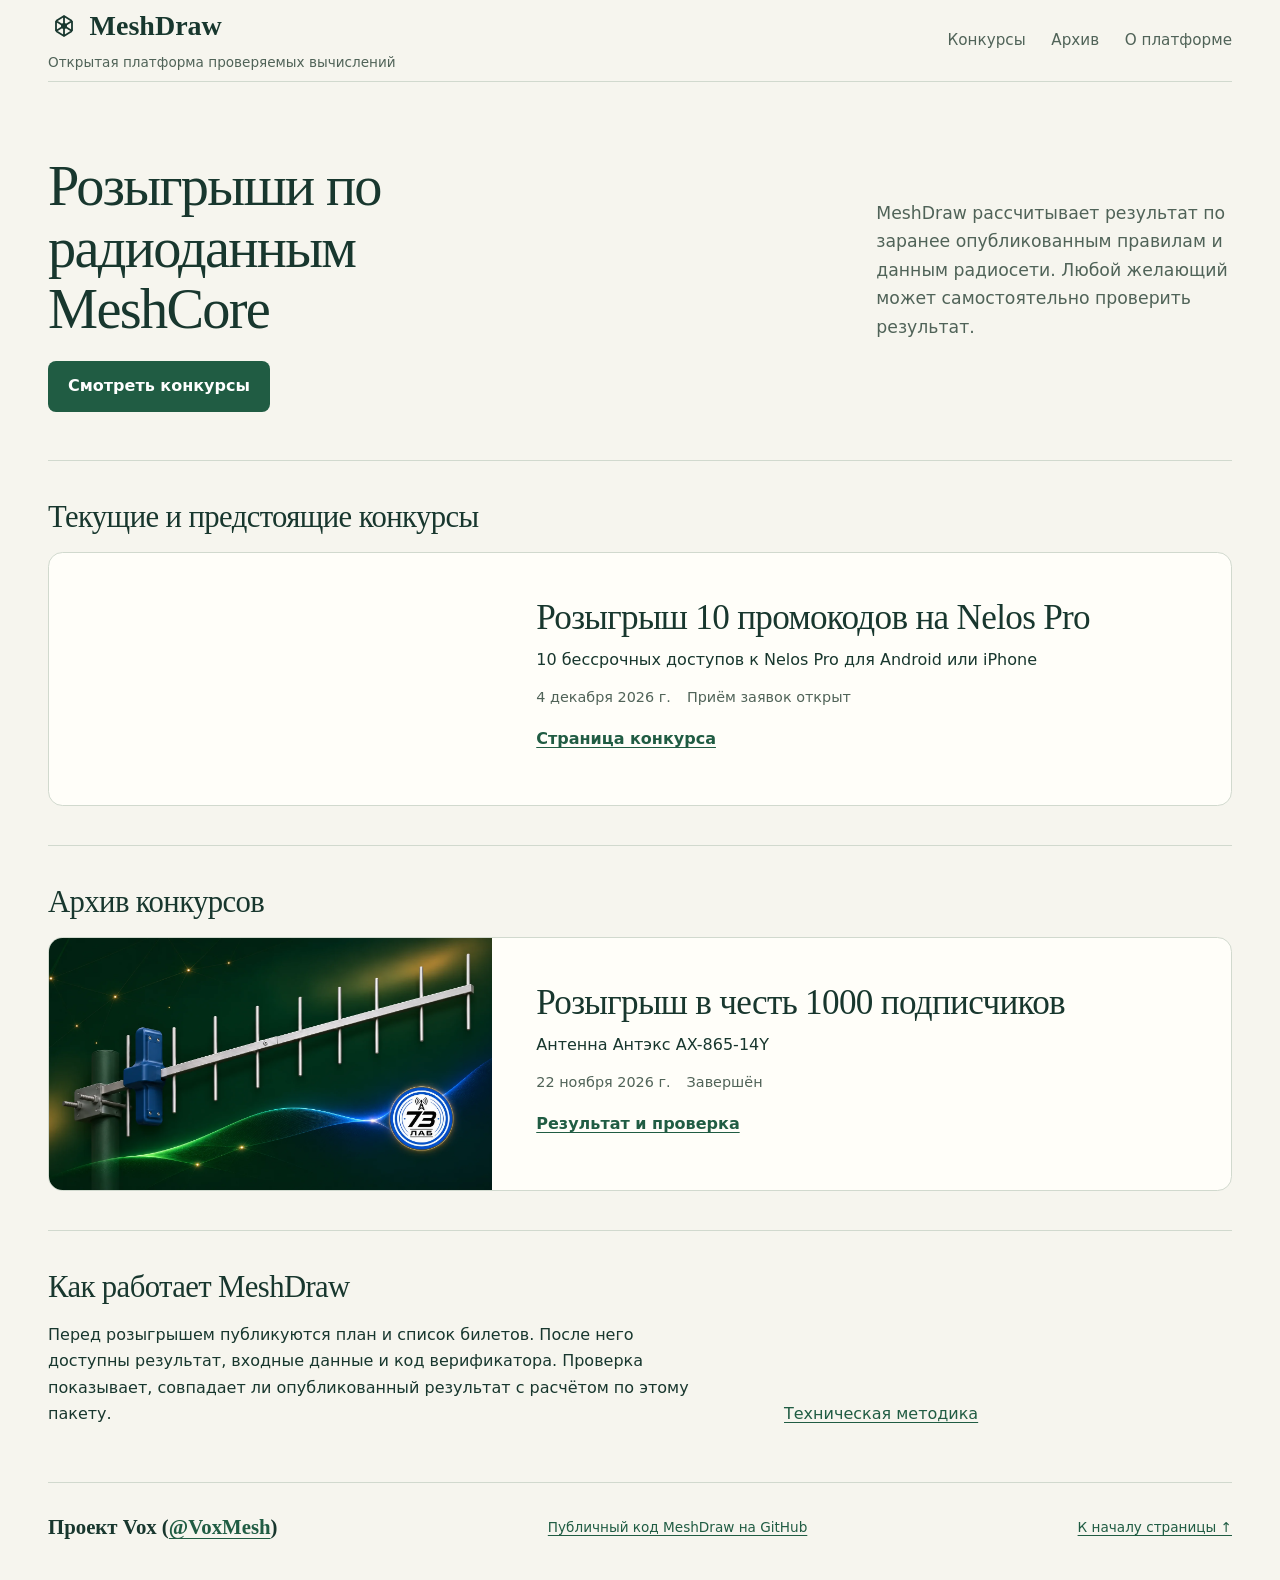
<file: docs/index.html>
<!doctype html>
<html lang="ru">
<head>
  <meta charset="utf-8">
  <meta name="viewport" content="width=device-width,initial-scale=1">
  <meta http-equiv="Content-Security-Policy" content="default-src 'none'; script-src 'self'; style-src 'self'; connect-src 'self'; img-src 'self'; base-uri 'none'; form-action 'none'; object-src 'none'">
  <meta name="referrer" content="no-referrer">
  <meta name="description" content="Конкурсы MeshDraw и архив результатов, которые можно проверить по данным радиосети MeshCore.">
  <title>MeshDraw — конкурсы по радиоданным MeshCore</title>
  <link rel="stylesheet" href="./style.css">
  <link rel="stylesheet" href="./home.css">
  <script type="module" src="./home.mjs"></script>
</head>
<body>
  <a class="skip-link" href="#main">К содержанию</a>
  <header class="site-header shell">
    <div class="site-brand">
      <a class="brand" href="./" aria-label="MeshDraw — главная">
        <svg viewBox="0 0 32 32" width="32" height="32" fill="none" stroke="currentColor" stroke-width="1.8" aria-hidden="true"><path d="M16 6v20M8 11l8-5 8 5M8 21l8 5 8-5M8 11v10m16-10v10M8 11l16 10M24 11 8 21"/><circle cx="16" cy="16" r="3" fill="currentColor" stroke="none"/></svg>
        <span>Mesh<wbr>Draw</span>
      </a>
      <p class="brand-subtitle">Открытая платформа проверяемых вычислений</p>
    </div>
    <nav aria-label="По странице">
      <a href="#contests">Конкурсы</a>
      <a href="#archive">Архив</a>
      <a href="#about">О платформе</a>
    </nav>
  </header>
  <main id="main" class="shell home" tabindex="-1">
    <section class="home-intro" aria-labelledby="home-title">
      <h1 id="home-title">Розыгрыши по радиоданным MeshCore</h1>
      <p>MeshDraw рассчитывает результат по заранее опубликованным правилам и данным радиосети. Любой желающий может самостоятельно проверить результат.</p>
      <a class="home-cta" id="home-cta" href="#archive">Смотреть архив</a>
    </section>
    <section class="home-section" id="contests" aria-labelledby="current-heading">
      <h2 id="current-heading">Текущие и предстоящие конкурсы</h2>
      <p id="current-empty" hidden>Новые конкурсы появятся здесь после анонса.</p>
      <p id="catalog-feedback" class="muted" role="status" hidden></p>
      <ul id="current-contests" class="home-contest-list" hidden></ul>
      <noscript><p class="muted">Включите JavaScript, чтобы увидеть текущие конкурсы.</p></noscript>
    </section>
    <section class="home-section" id="archive" aria-labelledby="home-archive-heading">
      <h2 id="home-archive-heading">Архив конкурсов</h2>
      <ul id="archived-contests" class="home-contest-list">
        <li>
          <article class="home-contest home-contest--illustrated">
            <img class="home-contest-image" src="./contests/2026-11-22/assets/ax-865-14y.webp" width="1672" height="941"
                 alt="Антенна Яги Антэкс AX-865-14Y на опоре" decoding="async">
            <div class="home-contest-content">
              <h3>Розыгрыш в честь 1000 подписчиков</h3>
              <p>Антенна Антэкс AX-865-14Y</p>
              <p class="home-contest-meta"><time datetime="2026-11-22">22 ноября 2026 г.</time><span>Завершён</span></p>
              <a class="home-contest-link" href="./contests/2026-11-22/">Результат и проверка</a>
            </div>
          </article>
        </li>
      </ul>
      <details id="older-archive" hidden>
        <summary>Другие завершённые конкурсы</summary>
        <ul id="older-contests" class="home-contest-list"></ul>
      </details>
      <noscript><p id="verification"><a href="./contests/2026-11-22/#verification">Проверить результат первого конкурса</a></p></noscript>
    </section>
    <section class="home-section home-about" id="about" aria-labelledby="about-heading">
      <div>
        <h2 id="about-heading">Как работает MeshDraw</h2>
        <p>Перед розыгрышем публикуются план и список билетов. После него доступны результат, входные данные и код верификатора. Проверка показывает, совпадает ли опубликованный результат с расчётом по этому пакету.</p>
      </div>
      <p><a href="https://github.com/VoxMesh/MeshDraw#методика" rel="noreferrer">Техническая методика</a></p>
    </section>
  </main>
  <footer class="site-footer shell">
    <span class="footer-brand">Проект Vox (<a href="https://github.com/VoxMesh" rel="noreferrer">@VoxMesh</a>)</span>
    <a href="https://github.com/VoxMesh/MeshDraw" rel="noreferrer">Публичный код MeshDraw на GitHub</a>
    <a href="#main">К началу страницы ↑</a>
  </footer>
  <template id="contest-entry">
    <li>
      <article class="home-contest">
        <div class="home-contest-content">
          <h3></h3>
          <p class="home-contest-prize"></p>
          <p class="home-contest-meta"><time></time><span></span></p>
          <a class="home-contest-link"></a>
        </div>
      </article>
    </li>
  </template>
</body>
</html>
</file>
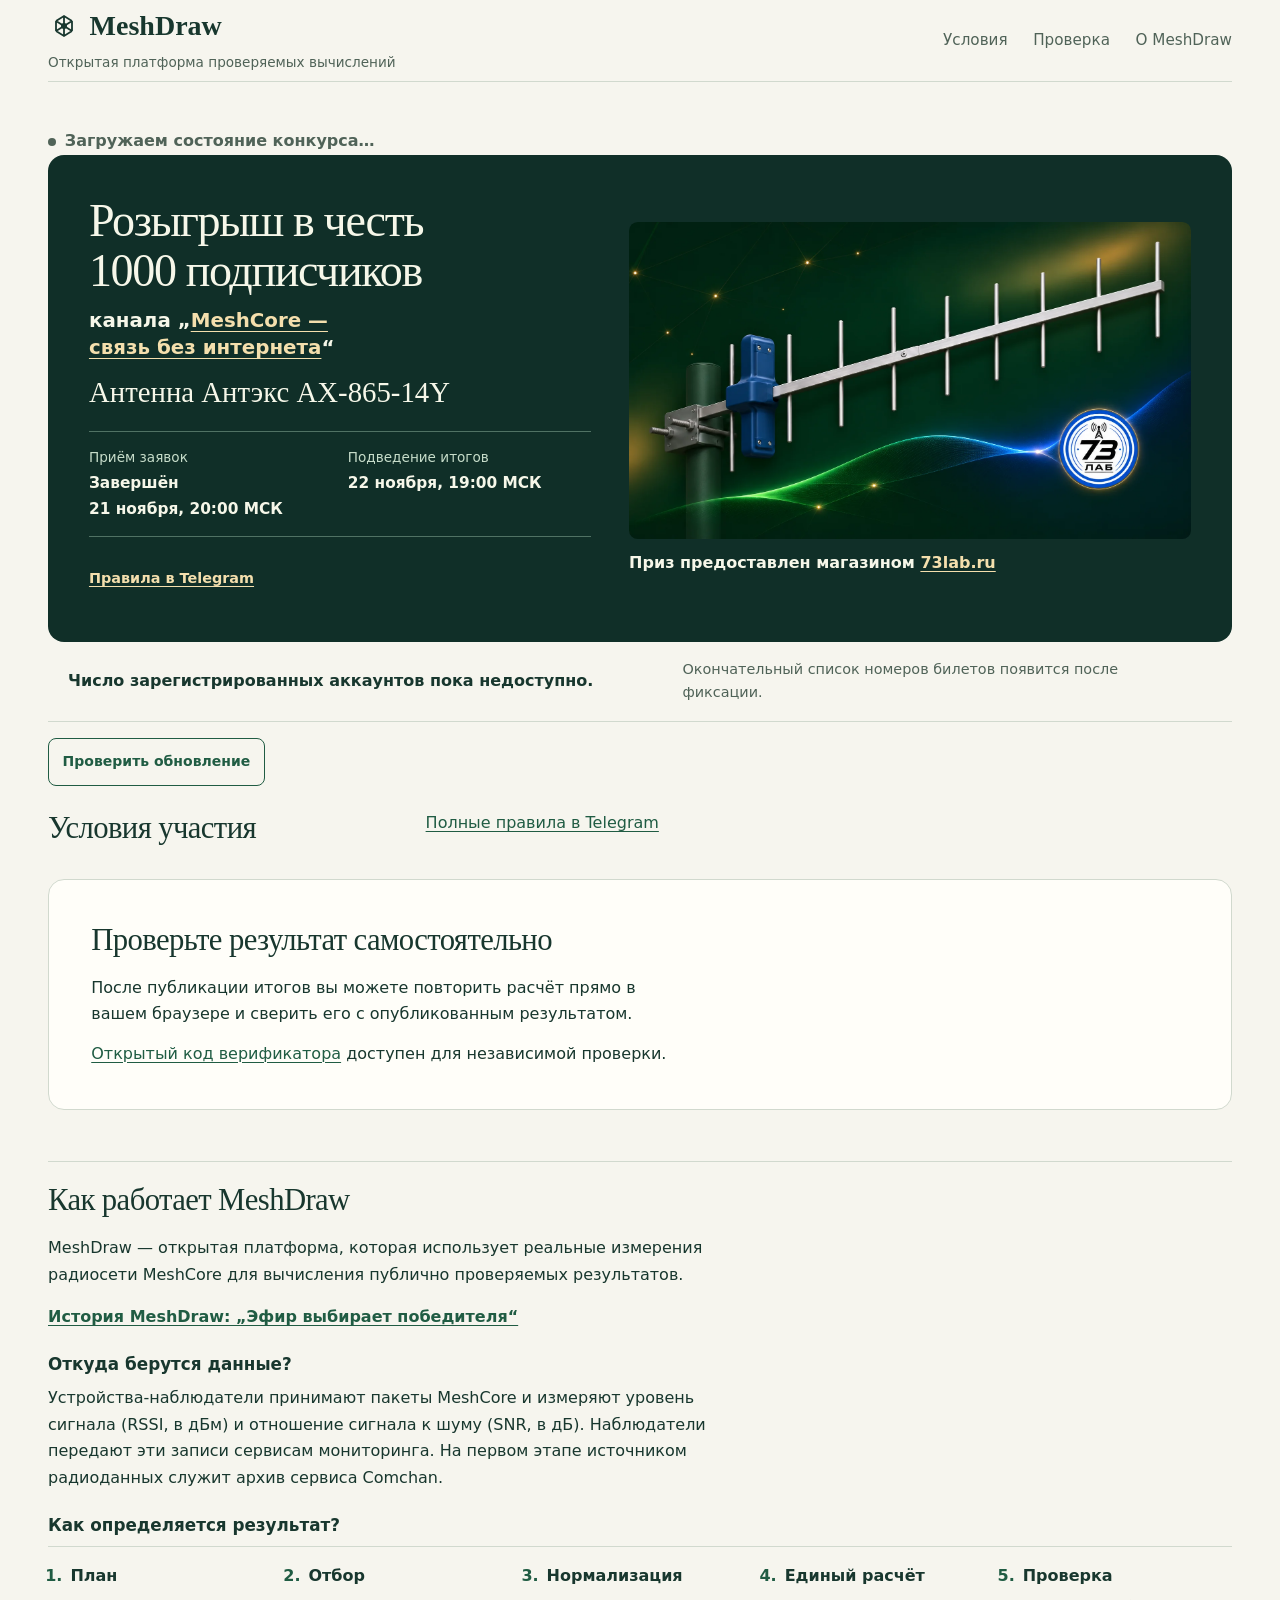
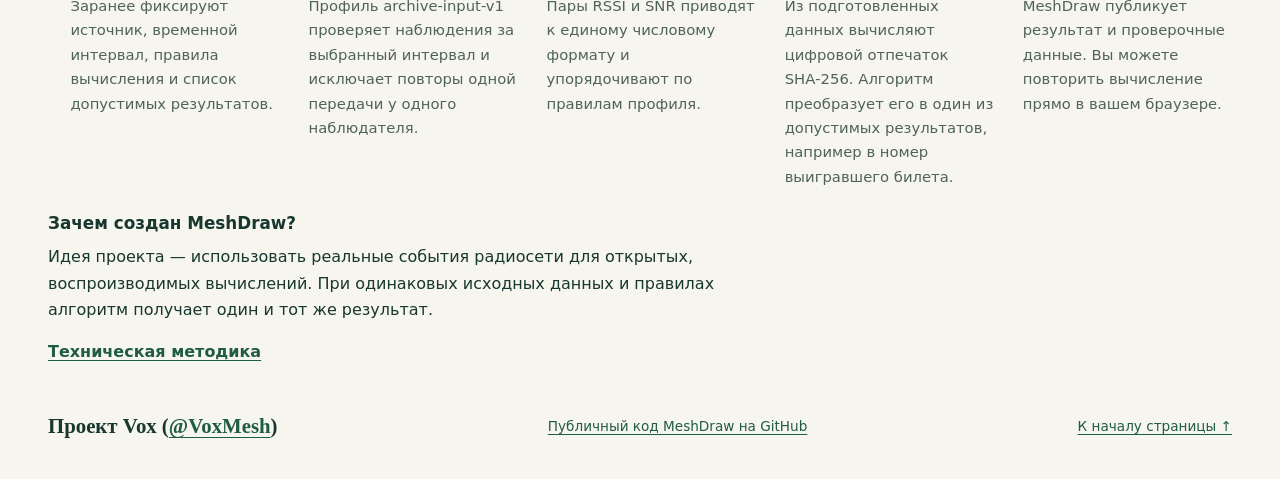
<file: docs/contests/2026-11-22/index.html>
<!doctype html>
<html lang="ru">
<head>
  <meta charset="utf-8">
  <meta name="meshdraw-ui-contract" content="meshdraw-web-v3">
  <meta name="meshdraw-announcement" content="announcement.json">
  <meta name="viewport" content="width=device-width,initial-scale=1">
  <meta http-equiv="Content-Security-Policy" content="default-src 'none'; script-src 'self'; style-src 'self'; connect-src 'self'; img-src 'self'; base-uri 'none'; form-action 'none'; object-src 'none'">
  <meta name="referrer" content="no-referrer">
  <meta name="description" content="MeshDraw — открытая платформа проверяемых вычислений по радиоданным сети MeshCore.">
  <title>MeshDraw</title>
  <link rel="stylesheet" href="./style.css">
  <link rel="stylesheet" href="./show-v2.css">
  <script type="module" src="./show-v2.mjs"></script>
</head>
<body>
  <a class="skip-link" href="#main">К содержанию</a>
  <header class="site-header shell">
    <div class="site-brand">
      <a class="brand" href="#main" aria-label="MeshDraw — к началу страницы">
        <svg viewBox="0 0 32 32" width="32" height="32" fill="none" stroke="currentColor" stroke-width="1.8" aria-hidden="true"><path d="M16 6v20M8 11l8-5 8 5M8 21l8 5 8-5M8 11v10m16-10v10M8 11l16 10M24 11 8 21"/><circle cx="16" cy="16" r="3" fill="currentColor" stroke="none"/></svg>
        <span>Mesh<wbr>Draw</span>
      </a>
      <p class="brand-subtitle">Открытая платформа проверяемых вычислений</p>
    </div>
    <nav aria-label="По странице"><a id="rules-link" href="#rules-section" hidden>Условия</a><a id="tickets-link" href="#tickets-section" hidden>Билеты</a><a href="#verification">Проверка</a><a href="#method">О MeshDraw</a></nav>
  </header>
  <main id="main" class="shell" tabindex="-1" aria-busy="true">
    <p id="state-feedback" class="status" role="status" data-tone="loading">Загружаем состояние конкурса…</p>
    <p id="synthetic-banner" class="synthetic" hidden><strong>Демонстрация MeshDraw.</strong> Счётчик, билеты и результат учебные (SYNTHETIC).</p>
    <section id="prelaunch" class="prelaunch" aria-labelledby="prelaunch-heading" hidden>
      <h1 id="prelaunch-heading">
        <span id="announcement-title">Конкурс MeshDraw</span>
        <span id="announcement-title-channel-line" class="announcement-title-channel" hidden>канала „<a id="announcement-title-channel" rel="noreferrer"></a>“</span>
      </h1>
      <p id="prelaunch-summary">Сведения о конкурсе пока недоступны.</p>
      <div class="announcement-hero" id="announcement-content" data-registration-closed="true" hidden>
        <div id="announcement-copy" class="announcement-copy">
          <p class="status announcement-status" id="announcement-status" role="status"></p>
          <p class="announcement-prize"><strong id="announcement-prize-title"></strong></p>
          <dl class="announcement-dates">
            <div>
              <dt>Приём заявок</dt>
              <dd><strong>Завершён</strong><time id="announcement-cutoff"></time></dd>
            </div>
            <div>
              <dt>Подведение итогов</dt>
              <dd><time id="announcement-ceremony"></time></dd>
            </div>
          </dl>
          <p id="announcement-preparation" class="announcement-preparation" role="status" hidden>Идёт проверка заявок и подготовка списка билетов</p>
          <div id="announcement-clock" class="announcement-clock" hidden>
            <p id="announcement-clock-label" class="announcement-clock-label" role="status"></p>
            <p id="announcement-countdown" class="announcement-countdown" role="timer" aria-live="off" aria-labelledby="announcement-clock-label" aria-describedby="announcement-clock-note" hidden></p>
            <p id="announcement-clock-note" class="announcement-clock-note">По часам вашего устройства.</p>
          </div>
          <div class="announcement-actions">
            <a class="announcement-cta" id="announcement-cta" rel="noreferrer" hidden></a>
            <a id="announcement-rules-link" rel="noreferrer"></a>
          </div>
        </div>
        <div class="announcement-media">
          <img id="announcement-prize-image" class="announcement-prize-image" alt="" decoding="async" hidden>
          <p class="announcement-sponsor"><span id="announcement-sponsor"></span> <a id="announcement-sponsor-link" href="https://73lab.ru/" rel="noreferrer">73lab.ru</a></p>
        </div>
      </div>
      <div id="announcement-registration" class="announcement-registration" hidden>
        <div>
          <p id="announcement-meta" data-preliminary-count="102" data-preliminary-at="2026-11-21T19:17:56Z">Официальный снимок регистрации пока недоступен.</p>
          <p id="announcement-updated" class="muted" hidden>Обновлено <time id="announcement-snapshot"></time></p>
          <p id="announcement-stale" class="muted" hidden>После этого снимка число заявок могло измениться.</p>
        </div>
        <p id="announcement-list-note" class="muted">Окончательный список номеров билетов появится после фиксации.</p>
      </div>
    </section>
    <div class="refresh-line">
      <button id="refresh-state" class="refresh-button" type="button">Проверить обновление</button>
      <p id="refresh-feedback" class="refresh-feedback" role="status"></p>
    </div>
    <p id="show-announcement" class="show-sr" role="status" aria-atomic="true"></p>
    <div id="contest-view" hidden>
      <div class="show-heading">
        <h1 id="contest-title">Конкурс MeshDraw</h1>
        <p id="contest-state" class="status" role="status" data-tone="loading">Загружаем конкурс…</p>
      </div>
      <section id="show-stage" class="show-stage" aria-labelledby="result-heading" hidden>
        <div class="show-display">
          <h2 id="result-heading">Розыгрыш MeshDraw</h2>
          <p class="show-admitted"><span id="show-count-label">Допущено билетов</span> <strong id="show-ticket-count">—</strong></p>
          <p id="show-updated" class="show-updated"></p>
          <p id="show-list-note" class="show-clock-note" hidden>Окончательный список номеров билетов появится после фиксации.</p>
          <p id="show-stale" class="show-clock-note" hidden>Данные могут быть устаревшими.</p>
          <p id="show-clock-label" class="show-clock-label" hidden>До запланированного подведения итогов</p>
          <p id="show-countdown" class="show-countdown" role="timer" aria-live="off" hidden></p>
          <p id="show-clock-note" class="show-clock-note" role="status"></p>
          <div id="show-result" class="show-result">
            <p id="show-mask" class="show-mask" hidden>Билет № ****</p>
            <p id="winner-label" class="winner-label" hidden>Билет победителя</p>
            <p id="saved-result" class="winner" tabindex="-1" hidden></p>
            <p id="result-note" class="result-note">Победивший билет появится после проверки опубликованного пакета.</p>
            <details id="reserve-order" hidden>
              <summary class="show-link">Очередь резервных билетов</summary>
              <ol id="reserve-list"></ol>
            </details>
          </div>
          <div id="reveal-controls" class="reveal-controls" hidden>
            <button id="pause-reveal" type="button">Пауза</button>
            <button id="skip-reveal" type="button">Пропустить анимацию</button>
          </div>
          <div class="show-links">
            <a class="show-link" href="#verification">Проверить расчёт <span aria-hidden="true">↓</span></a>
            <a id="show-plan-link" class="show-link" href="#archive-section">План и хеш</a>
          </div>
        </div>
        <div class="show-network">
          <figure>
          <svg class="show-network-svg" viewBox="0 0 460 270" width="460" height="270" fill="none" aria-hidden="true">
            <path class="show-network-guide" d="M12 40h436M12 92h436M12 144h436M12 196h436M12 248h436M48 16v244m72-244v244m72-244v244m72-244v244m72-244v244m72-244v244"/>
            <path class="show-network-links" d="M47 194l68-89 68 116m-68-116 97 45-29 71m-68-116 91-64 6 109 88-58-94-51m6 109 118 75-30-133 111 45-81 88m-30-133 99-58 12 103"/>
            <path class="show-network-signal" d="M47 194l68-89 97 45 88-58 111 45"/>
            <g class="show-network-waves"><circle cx="212" cy="150" r="34"/><circle cx="212" cy="150" r="61"/><circle cx="212" cy="150" r="92"/></g>
            <g class="show-network-nodes">
              <circle cx="47" cy="194" r="4"/><circle cx="115" cy="105" r="5"/><circle cx="183" cy="221" r="4"/>
              <circle cx="206" cy="41" r="4"/><circle cx="212" cy="150" r="8"/><circle cx="300" cy="92" r="5"/>
              <circle cx="330" cy="225" r="4"/><circle cx="399" cy="34" r="4"/><circle cx="411" cy="137" r="5"/>
            </g>
          </svg>
          </figure>
          <div id="show-rf" class="show-rf" hidden>
            <p id="show-rf-summary"></p>
            <svg viewBox="0 0 240 48" width="240" height="48" fill="none" aria-hidden="true">
              <path d="M0 12h240M0 36h240" class="show-network-guide"/>
              <polyline id="show-rf-trace" class="show-network-signal" pathLength="1" stroke-dasharray="1"/>
            </svg>
            <p id="show-rf-caption"></p>
          </div>
        </div>
      </section>

      <div class="contest-content">
        <section id="rules-section" class="rules-section" aria-labelledby="rules-heading">
          <h2 id="rules-heading">Условия участия</h2>
          <p id="prize" class="prize" hidden></p>
          <p id="rules" class="rules">Условия пока не загружены.</p>
          <dl class="dates">
            <div><dt>Начало приёма</dt><dd id="opens-at">—</dd></div>
            <div><dt>Приём до <span class="muted">(не включая границу)</span></dt><dd id="cutoff-at">—</dd></div>
          </dl>
        </section>
        <section id="tickets-section" class="tickets-section" aria-labelledby="tickets-heading" hidden>
          <h2 id="tickets-heading">Зафиксированные билеты <span id="ticket-count" class="ticket-count"></span></h2>
          <details id="ticket-details"><summary>Посмотреть номера билетов</summary><ul id="tickets" class="tickets" tabindex="0" aria-label="Опубликованные номера билетов"></ul></details>
        </section>
        <section id="archive-section" hidden aria-labelledby="archive-heading">
          <h2 id="archive-heading">План розыгрыша</h2>
          <dl class="archive-plan">
            <div><dt>Запланированное чтение источника</dt><dd id="archive-read-at">—</dd></div>
            <div><dt>Архивный интервал</dt><dd id="archive-window">—</dd></div>
            <div><dt>Контрольная сумма плана (SHA-256)</dt><dd><code id="plan-hash">—</code></dd></div>
          </dl>
        </section>
      </div>
    </div>
    <section id="announcement-rules" class="announcement-rules" aria-labelledby="announcement-rules-title" hidden>
      <h2 id="announcement-rules-title">Условия участия</h2>
      <div>
        <p><a id="announcement-full-rules" rel="noreferrer"></a></p>
      </div>
    </section>
    <section id="verification" class="verification" aria-labelledby="verification-heading">
      <div class="verification-intro">
        <h2 id="verification-heading">Проверьте результат самостоятельно</h2>
        <p id="verification-note">После публикации итогов вы можете повторить расчёт прямо в вашем браузере и сверить его с опубликованным результатом.</p>
        <p><a id="verification-source" href="https://github.com/VoxMesh/meshdraw" rel="noreferrer">Открытый код верификатора</a> доступен для независимой проверки.</p>
      </div>
      <div id="verification-action" class="verification-action" hidden>
        <button id="recalculate" type="button" disabled hidden aria-describedby="verification-note">Пересчитать в браузере</button>
        <p id="verification-links" hidden><a id="download-verification" download="verification.json">Скачать данные для проверки</a></p>
        <p id="verification-status" class="verification-status" role="status" aria-live="polite" aria-atomic="true">Проверка ещё не выполнена.</p>
      </div>
      <details id="calculation-details" class="technical-details" hidden>
        <summary>Технические подробности</summary>
        <div class="technical-body">
          <p class="muted">Профиль archive-input-v1 задаёт отбор наблюдений из снимка архива Comchan. После исключения повторов и нормализации RSSI и SNR вычисляются SHA-256 и индекс в зафиксированном списке билетов.</p>
          <p id="steps-note" class="muted">После пересчёта здесь появятся выбранные записи, RF-байты, хеш и индекс билета.</p>
          <pre id="calculation-output" hidden tabindex="0" aria-label="Шаги и значения пересчёта"></pre>
          <div class="downloads">
            <p><a href="./result.json" download>Скачать состояние конкурса (JSON)</a></p>
          </div>
        </div>
      </details>
    </section>
    <section id="method" class="method" aria-labelledby="method-heading">
      <h2 id="method-heading">Как работает MeshDraw</h2>
      <p class="method-intro">MeshDraw — открытая платформа, которая использует реальные измерения радиосети MeshCore для вычисления публично проверяемых результатов.</p>
      <p class="method-link"><a href="https://t.me/MeshCore_offline_network/201" rel="noreferrer">История MeshDraw: „Эфир выбирает победителя“</a></p>
      <h3>Откуда берутся данные?</h3>
      <p class="method-intro">Устройства-наблюдатели принимают пакеты MeshCore и измеряют уровень сигнала (RSSI, в дБм) и отношение сигнала к шуму (SNR, в дБ). Наблюдатели передают эти записи сервисам мониторинга. На первом этапе источником радиоданных служит архив сервиса Comchan.</p>
      <h3>Как определяется результат?</h3>
      <ol class="method-steps">
        <li><strong>План</strong><p>Заранее фиксируют источник, временной интервал, правила вычисления и список допустимых результатов.</p></li>
        <li><strong>Отбор</strong><p>Профиль archive-input-v1 проверяет наблюдения за выбранный интервал и исключает повторы одной передачи у одного наблюдателя.</p></li>
        <li><strong>Нормализация</strong><p>Пары RSSI и SNR приводят к единому числовому формату и упорядочивают по правилам профиля.</p></li>
        <li><strong>Единый расчёт</strong><p>Из подготовленных данных вычисляют цифровой отпечаток SHA‑256. Алгоритм преобразует его в один из допустимых результатов, например в номер выигравшего билета.</p></li>
        <li><strong>Проверка</strong><p>MeshDraw публикует результат и проверочные данные. Вы можете повторить вычисление прямо в вашем браузере.</p></li>
      </ol>
      <h3>Зачем создан MeshDraw?</h3>
      <p class="method-intro">Идея проекта — использовать реальные события радиосети для открытых, воспроизводимых вычислений. При одинаковых исходных данных и правилах алгоритм получает один и тот же результат.</p>
      <p class="method-link"><a id="method-docs" href="https://github.com/VoxMesh/meshdraw#методика" rel="noreferrer">Техническая методика</a></p>
    </section>
    <noscript><p class="error">Включите JavaScript, чтобы увидеть состояние конкурса и воспользоваться пересчётом.</p></noscript>
  </main>
  <footer class="site-footer shell"><span class="footer-brand">Проект Vox (<a href="https://github.com/VoxMesh" rel="noreferrer">@VoxMesh</a>)</span><a href="https://github.com/VoxMesh/meshdraw" rel="noreferrer">Публичный код MeshDraw на GitHub</a><a href="#main">К началу страницы ↑</a></footer>
</body>
</html>
</file>
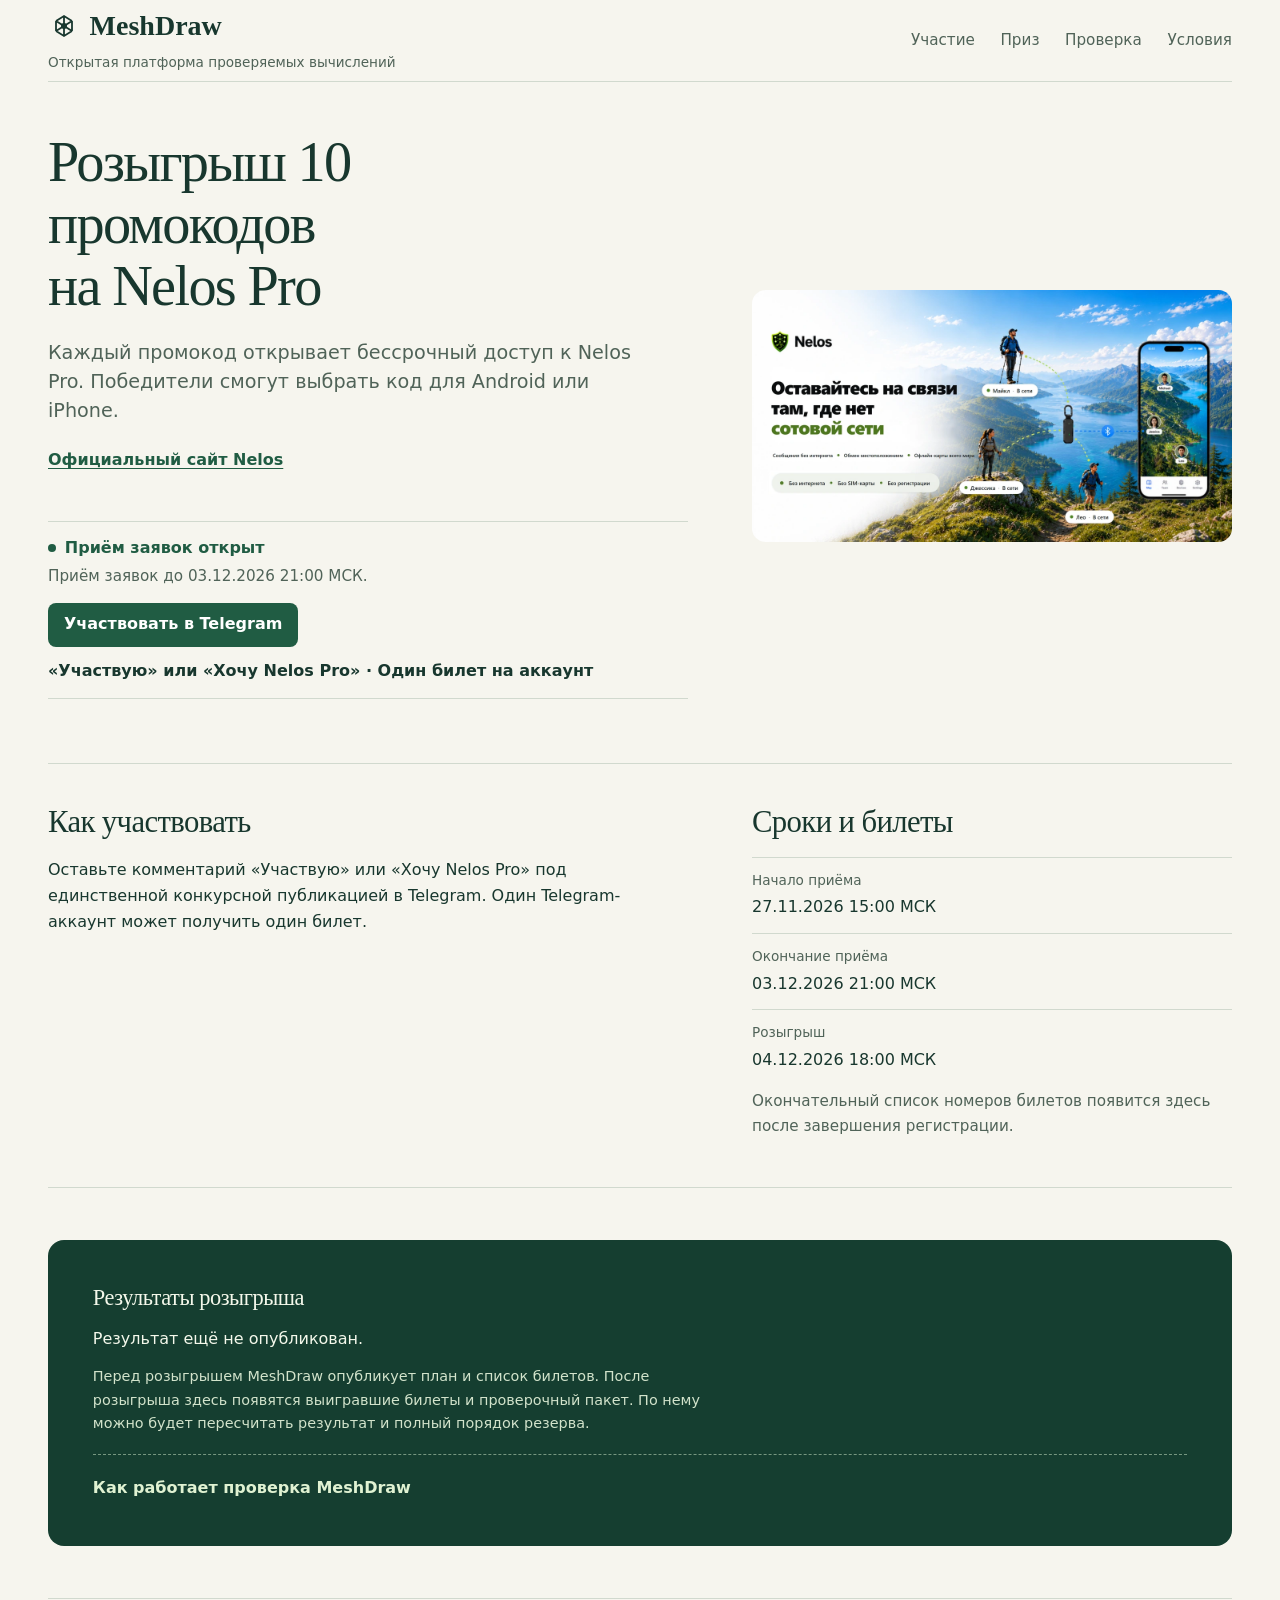
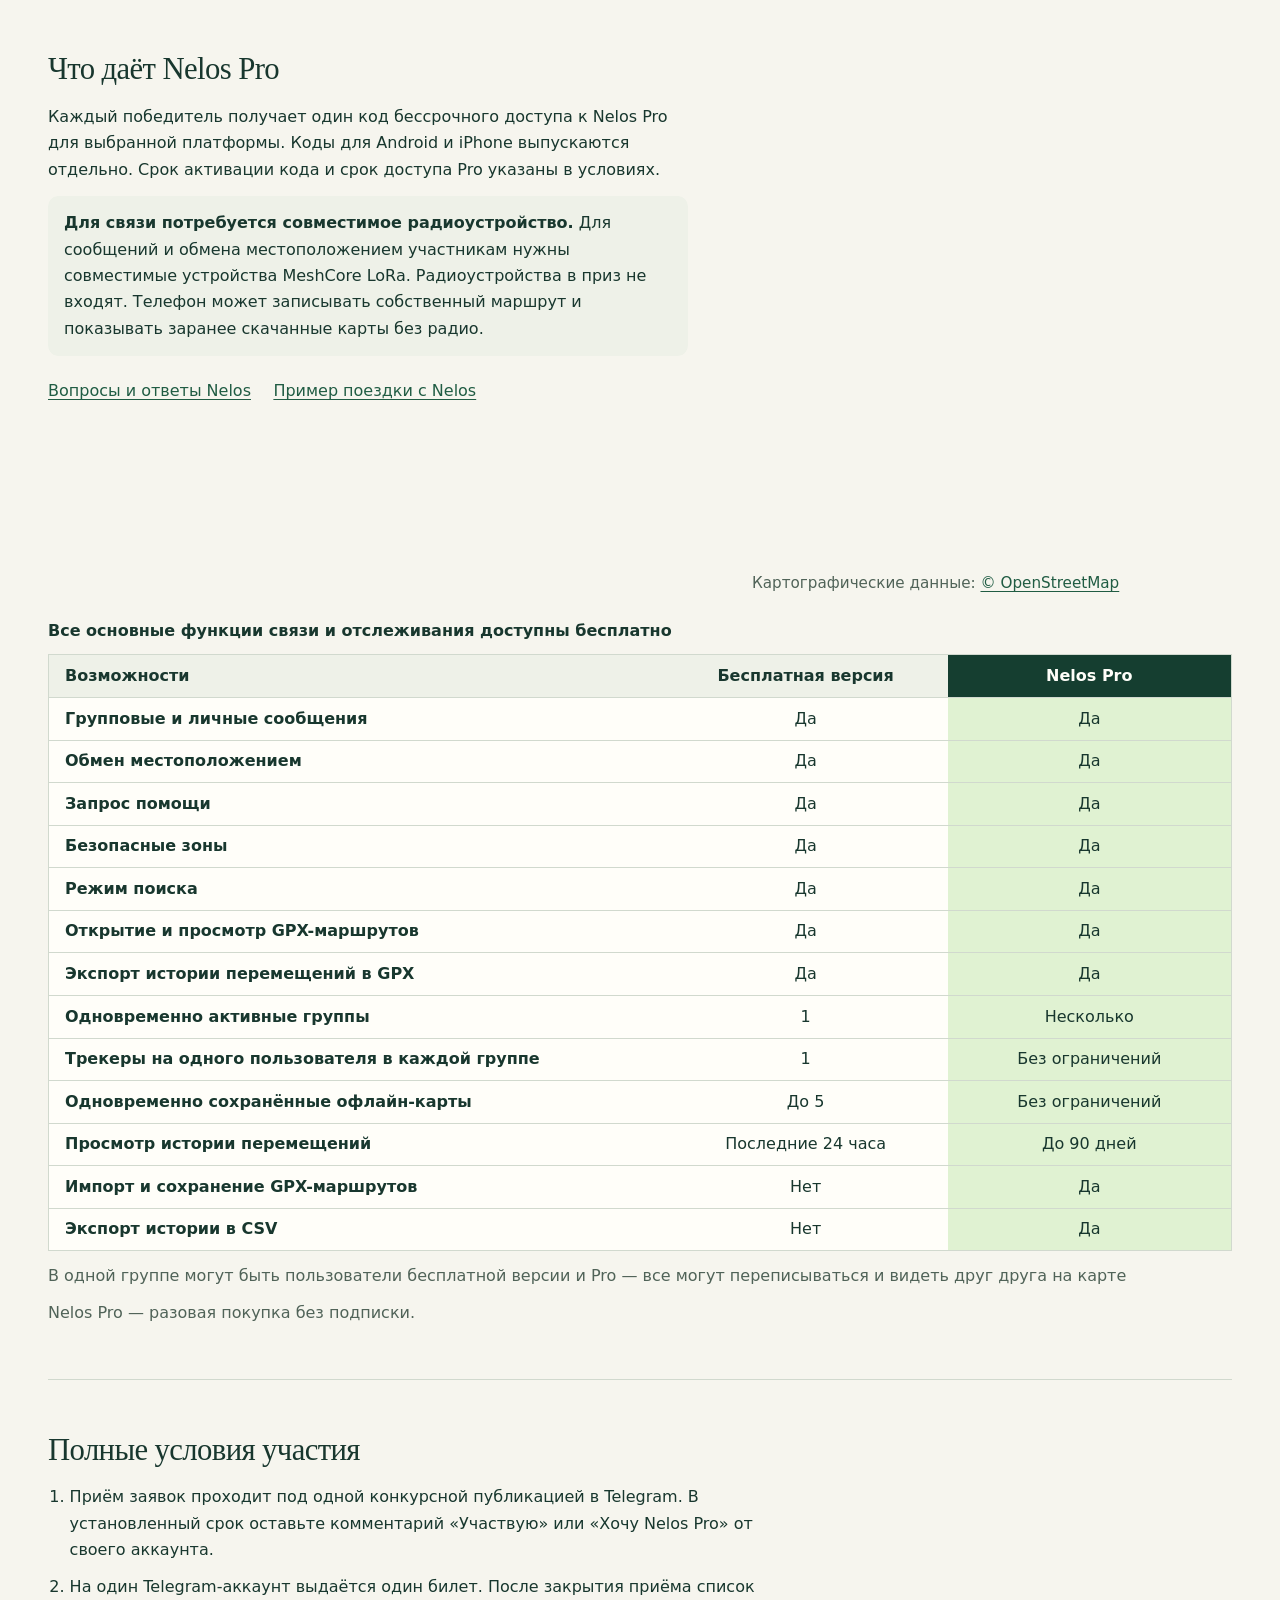
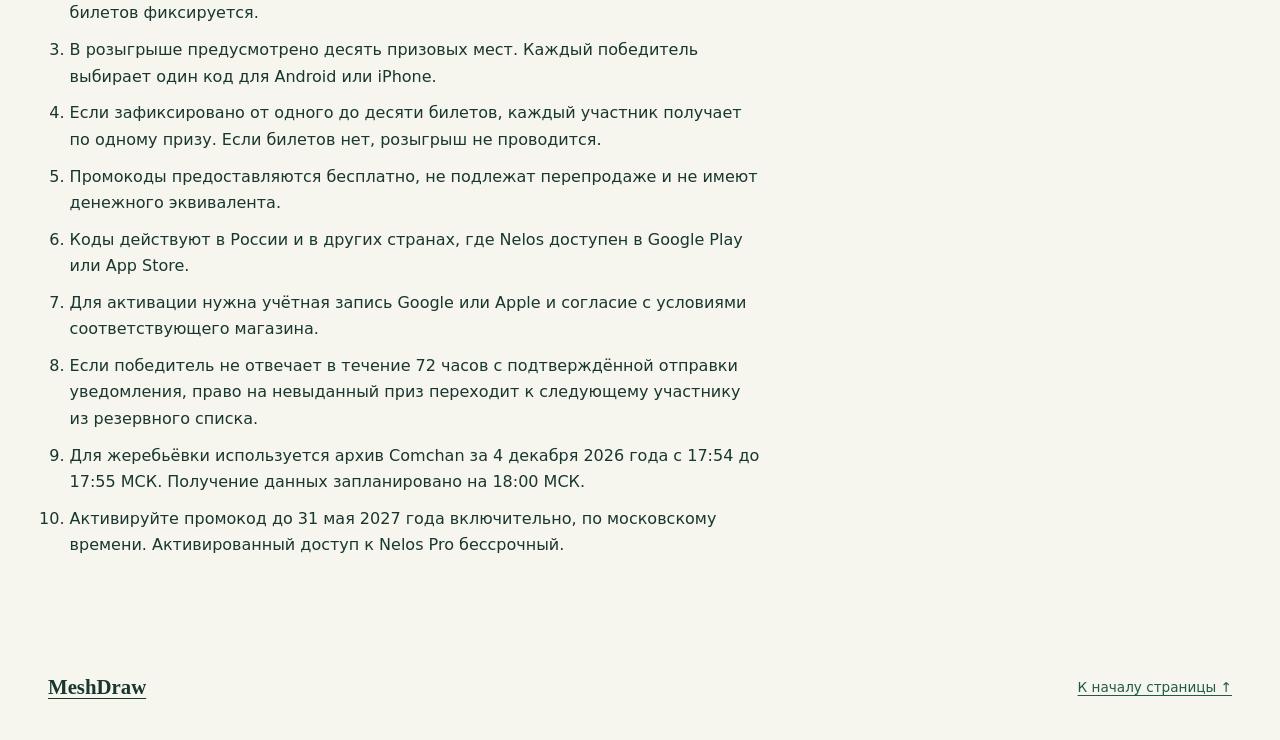
<file: docs/contests/nelos-pro/index.html>
<!doctype html>
<html lang="ru">
<head>
  <meta charset="utf-8">
  <meta name="viewport" content="width=device-width,initial-scale=1">
  <meta http-equiv="Content-Security-Policy" content="default-src 'none'; style-src 'self'; img-src 'self'; script-src 'self'; connect-src 'self'; base-uri 'none'; form-action 'none'; object-src 'none'">
  <meta name="referrer" content="no-referrer">
  <meta name="description" content="Розыгрыш 10 промокодов на Nelos Pro. Каждый промокод открывает бессрочный доступ к Pro на Android или iPhone.">
  <title>Розыгрыш 10 промокодов на Nelos Pro — MeshDraw</title>
  <link rel="stylesheet" href="../../style.css">
  <link rel="stylesheet" href="./nelos.css">
  <!-- contest-result-assets -->
</head>
<body>
  <a class="skip-link" href="#main">К содержанию</a>
  <header class="site-header shell">
    <div class="site-brand">
      <a class="brand" href="../../" aria-label="MeshDraw — главная">
        <svg viewBox="0 0 32 32" width="32" height="32" fill="none" stroke="currentColor" stroke-width="1.8" aria-hidden="true"><path d="M16 6v20M8 11l8-5 8 5M8 21l8 5 8-5M8 11v10m16-10v10M8 11l16 10M24 11 8 21"/><circle cx="16" cy="16" r="3" fill="currentColor" stroke="none"/></svg>
        <span>Mesh<wbr>Draw</span>
      </a>
      <p class="brand-subtitle">Открытая платформа проверяемых вычислений</p>
    </div>
    <nav aria-label="По странице">
      <a href="#participation">Участие</a>
      <a href="#prize">Приз</a>
      <a href="#verification">Проверка</a>
      <a href="#rules">Условия</a>
    </nav>
  </header>
  <main id="main" class="shell nelos-page" tabindex="-1">
    <section class="contest-overview nelos-hero" aria-labelledby="nelos-title">
      <div class="contest-intro">
        <h1 id="nelos-title">Розыгрыш 10 промокодов на Nelos Pro</h1>
        <p class="prize">Каждый промокод открывает бессрочный доступ к Nelos Pro. Победители смогут выбрать код для Android или iPhone.</p>
        <p class="nelos-product-links"><strong><a href="https://nelos.app/ru/" rel="noreferrer">Официальный сайт Nelos</a></strong></p>
        <div class="nelos-entry">
          <!-- registration-entry -->
          <p class="status">Приём заявок открыт</p>
          <p class="muted">Приём заявок до <time datetime="2026-12-03T18:00:00Z">03.12.2026 21:00 МСК</time>.</p>
          <a class="nelos-register" href="https://t.me/MeshCore_offline_network/217" rel="noreferrer">Участвовать в Telegram</a>
          <!-- /registration-entry -->
          <p class="nelos-entry-rule">«Участвую» или «Хочу Nelos Pro» · Один билет на аккаунт</p>
        </div>
      </div>
      <figure class="nelos-hero-art">
        <img src="./assets/nelos-hero.webp" width="1200" height="630" fetchpriority="high" decoding="async"
             alt="Nelos показывает расположение участников похода на карте и связывает их через радиоустройство">
      </figure>
    </section>

    <div class="contest-content nelos-participation">
      <section id="participation" aria-labelledby="participation-title">
        <h2 id="participation-title">Как участвовать</h2>
        <!-- registration-how -->
        <p>Оставьте комментарий «Участвую» или «Хочу Nelos Pro» под единственной конкурсной публикацией в Telegram. Один Telegram-аккаунт может получить один билет.</p>
        <!-- /registration-how -->
      </section>
      <section id="schedule" aria-labelledby="schedule-title">
        <h2 id="schedule-title">Сроки и билеты</h2>
        <!-- registration-dates -->
        <dl class="dates nelos-dates">
          <div><dt>Начало приёма</dt><dd><time datetime="2026-11-27T12:00:17Z">27.11.2026 15:00 МСК</time></dd></div>
          <div><dt>Окончание приёма</dt><dd><time datetime="2026-12-03T18:00:00Z">03.12.2026 21:00 МСК</time></dd></div>
          <div><dt>Розыгрыш</dt><dd><time datetime="2026-12-04T15:00:00Z">04.12.2026 18:00 МСК</time></dd></div>
        </dl>
        <!-- /registration-dates -->
        <!-- registration-tickets -->
        <p class="muted">Окончательный список номеров билетов появится здесь после завершения регистрации.</p>
        <!-- /registration-tickets -->
      </section>
    </div>

    <!-- contest-result -->
    <section class="nelos-section nelos-proof" id="verification" aria-labelledby="verification-title">
      <div class="result-panel">
        <h2 id="verification-title">Результаты розыгрыша</h2>
        <p>Результат ещё не опубликован.</p>
        <p class="result-note">Перед розыгрышем MeshDraw опубликует план и список билетов. После розыгрыша здесь появятся выигравшие билеты и проверочный пакет. По нему можно будет пересчитать результат и полный порядок резерва.</p>
        <a class="result-link" href="https://github.com/VoxMesh/MeshDraw#методика" rel="noreferrer">Как работает проверка MeshDraw</a>
      </div>
    </section>
    <!-- /contest-result -->

    <section class="nelos-section nelos-prize" id="prize" aria-labelledby="prize-title">
      <div class="nelos-prize-copy">
        <h2 id="prize-title">Что даёт Nelos Pro</h2>
        <p>Каждый победитель получает один код бессрочного доступа к Nelos Pro для выбранной платформы. Коды для Android и iPhone выпускаются отдельно. Срок активации кода и срок доступа Pro указаны в условиях.</p>
        <p class="nelos-hardware"><strong>Для связи потребуется совместимое радиоустройство.</strong> Для сообщений и обмена местоположением участникам нужны совместимые устройства MeshCore LoRa. Радиоустройства в приз не входят. Телефон может записывать собственный маршрут и показывать заранее скачанные карты без радио.</p>
        <p class="nelos-product-links"><a href="https://nelos.app/ru/faq/" rel="noreferrer">Вопросы и ответы Nelos</a> <a href="https://nelos.app/ru/field/life360-vietnam-motorcycle-road-trip/" rel="noreferrer">Пример поездки с Nelos</a></p>
      </div>
      <div class="nelos-comparison">
        <table aria-describedby="nelos-comparison-note">
          <caption>Все основные функции связи и отслеживания доступны бесплатно</caption>
          <colgroup>
            <col class="nelos-comparison-feature">
            <col>
            <col class="nelos-comparison-pro">
          </colgroup>
          <thead>
            <tr>
              <th scope="col">Возможности</th>
              <th scope="col">Бесплатная версия</th>
              <th scope="col">Nelos Pro</th>
            </tr>
          </thead>
          <tbody>
            <tr><th scope="row">Групповые и личные сообщения</th><td>Да</td><td>Да</td></tr>
            <tr><th scope="row">Обмен местоположением</th><td>Да</td><td>Да</td></tr>
            <tr><th scope="row">Запрос помощи</th><td>Да</td><td>Да</td></tr>
            <tr><th scope="row">Безопасные зоны</th><td>Да</td><td>Да</td></tr>
            <tr><th scope="row">Режим поиска</th><td>Да</td><td>Да</td></tr>
            <tr><th scope="row">Открытие и просмотр GPX-маршрутов</th><td>Да</td><td>Да</td></tr>
            <tr><th scope="row">Экспорт истории перемещений в GPX</th><td>Да</td><td>Да</td></tr>
            <tr><th scope="row">Одновременно активные группы</th><td>1</td><td>Несколько</td></tr>
            <tr><th scope="row">Трекеры на одного пользователя в каждой группе</th><td>1</td><td>Без ограничений</td></tr>
            <tr><th scope="row">Одновременно сохранённые офлайн-карты</th><td>До 5</td><td>Без ограничений</td></tr>
            <tr><th scope="row">Просмотр истории перемещений</th><td>Последние 24 часа</td><td>До 90 дней</td></tr>
            <tr><th scope="row">Импорт и сохранение GPX-маршрутов</th><td>Нет</td><td>Да</td></tr>
            <tr><th scope="row">Экспорт истории в CSV</th><td>Нет</td><td>Да</td></tr>
          </tbody>
        </table>
        <p>В одной группе могут быть пользователи бесплатной версии и Pro — все могут переписываться и видеть друг друга на карте</p>
        <p id="nelos-comparison-note">Nelos Pro — разовая покупка без подписки.</p>
      </div>
      <div class="nelos-gallery">
        <figure>
          <img src="./assets/nelos-history.webp" width="552" height="1200" loading="lazy" decoding="async"
               alt="Экран истории перемещений: цветная линия маршрута на карте">
        </figure>
        <figure>
          <img src="./assets/nelos-groups.webp" width="552" height="1200" loading="lazy" decoding="async"
               alt="Экран Nelos со списком нескольких групп и настройкой их видимости">
        </figure>
        <p class="nelos-attribution">Картографические данные: <a href="https://www.openstreetmap.org/copyright" rel="noreferrer">© OpenStreetMap</a></p>
      </div>
    </section>

    <section class="nelos-section nelos-rules" id="rules" aria-labelledby="rules-title">
      <h2 id="rules-title">Полные условия участия</h2>
      <ol>
        <li>Приём заявок проходит под одной конкурсной публикацией в Telegram. В установленный срок оставьте комментарий «Участвую» или «Хочу Nelos Pro» от своего аккаунта.</li>
        <li>На один Telegram-аккаунт выдаётся один билет. После закрытия приёма список билетов фиксируется.</li>
        <li>В розыгрыше предусмотрено десять призовых мест. Каждый победитель выбирает один код для Android или iPhone.</li>
        <!-- insufficient-policy -->
          <li>Если зафиксировано от одного до десяти билетов, каждый участник получает по одному призу. Если билетов нет, розыгрыш не проводится.</li>
        <!-- /insufficient-policy -->
        <!-- additional-terms -->
        <li>Промокоды предоставляются бесплатно, не подлежат перепродаже и не имеют денежного эквивалента.</li>
        <li>Коды действуют в России и в других странах, где Nelos доступен в Google Play или App Store.</li>
        <li>Для активации нужна учётная запись Google или Apple и согласие с условиями соответствующего магазина.</li>
        <li>Если победитель не отвечает в течение 72 часов с подтверждённой отправки уведомления, право на невыданный приз переходит к следующему участнику из резервного списка.</li>
        <li>Для жеребьёвки используется архив Comchan за 4 декабря 2026 года с 17:54 до 17:55 МСК. Получение данных запланировано на 18:00 МСК.</li>
        <!-- /additional-terms -->
        <li>Активируйте промокод до <time datetime="2027-05-31">31 мая 2027 года</time> включительно, по московскому времени. Активированный доступ к Nelos Pro бессрочный.</li>
      </ol>
    </section>
  </main>
  <footer class="site-footer shell">
    <a class="footer-brand" href="../../">MeshDraw</a>
    <a href="#main">К началу страницы ↑</a>
  </footer>
</body>
</html>
</file>
<file: docs/style.css>
:root { color-scheme:light; --ink:#18372e; --muted:#506358; --paper:#f6f5ee; --surface:#fffef9; --line:#d1d9ce; --accent:#205c43; --forest:#153e30; --mint:#e0f2d2; --error:#9c322c; --focus:#b95320; --hint:#eef1e8; }
* { box-sizing:border-box; }
[hidden] { display:none !important; }
html { scroll-behavior:smooth; scroll-padding-top:1.5rem; }
body { margin:0; background:var(--paper); color:var(--ink); font:1rem/1.65 system-ui,-apple-system,'Segoe UI',sans-serif; }
.shell { width:min(100% - 6rem,77rem); margin-inline:auto; }
.site-header { display:flex; align-items:center; justify-content:space-between; gap:.65rem 1.5rem; padding-block:.55rem; border-bottom:1px solid var(--line); }
.brand { display:inline-flex; align-items:center; gap:.6rem; font:700 1.75rem/1.2 Georgia,'Times New Roman',serif; text-decoration:none; color:var(--ink); }
.site-brand { min-inline-size:0; }
.brand { max-inline-size:100%; min-inline-size:0; }
.brand-subtitle { max-width:48ch; margin-top:.2rem; color:var(--muted); font-size:.85rem; line-height:1.4; overflow-wrap:anywhere; }
.brand span { min-inline-size:0; overflow-wrap:anywhere; }
.brand svg { flex-shrink:0; }
nav { display:flex; flex-wrap:wrap; gap:clamp(.8rem,2vw,2rem); font-size:.95rem; }
nav a { display:inline-flex; align-items:center; min-height:44px; text-decoration:none; color:var(--muted); padding-block:.5rem; }
nav a:hover { text-decoration:underline; }
main { padding-block:1.4rem 1rem; }
.prelaunch { padding-block:clamp(2rem,6vw,5.5rem) clamp(2.5rem,6vw,5.5rem); }
.prelaunch h1 { max-width:20ch; }
.prelaunch p { max-width:48ch; margin-top:1.25rem; color:var(--muted); font-size:1.05rem; }
h1,h2,h3,p { margin:0; }
h1,h2,h3 { overflow-wrap:anywhere; text-wrap:balance; }
h1 { font:500 clamp(2.25rem,4.4vw,3.75rem)/1.1 Georgia,'Times New Roman',serif; letter-spacing:-.03em; max-width:19ch; }
h2 { font:500 clamp(1.5rem,2.4vw,2rem)/1.2 Georgia,'Times New Roman',serif; letter-spacing:-.02em; margin-bottom:1rem; }
h3 { font-size:1.05rem; margin-block:1.5rem .75rem; }
p+p { margin-top:.8rem; }
.synthetic { background:#eee5bf; color:#49431e; padding:.65rem 1rem; margin-bottom:2rem; border-radius:.4rem; font-size:.9rem; }
.contest-overview { display:grid; grid-template-columns:minmax(0,1.2fr) minmax(0,.9fr); gap:clamp(2rem,5vw,5rem); align-items:start; padding-block:1.25rem 3.5rem; }
.contest-intro { padding-block:.5rem; }
.prize { font-size:1.2rem; line-height:1.5; margin-top:1.3rem; overflow-wrap:anywhere; }
.status { display:inline-flex; align-items:baseline; gap:.55rem; color:var(--accent); font-weight:650; margin-top:1.5rem; }
.status::before { content:''; width:.5rem; height:.5rem; border-radius:50%; background:currentColor; flex:0 0 .5rem; align-self:center; }
.status[data-tone="loading"] { color:var(--muted); }
.status[data-tone="error"] { color:var(--error); }
.dates { margin:1.5rem 0 0; display:grid; gap:1rem; }
.dates div { border-top:1px solid var(--line); padding-top:.7rem; }
dt { font-size:.85rem; color:var(--muted); margin-bottom:.2rem; }
dd { margin:0; overflow-wrap:anywhere; font-variant-numeric:tabular-nums; }
.snapshot-note { color:var(--muted); font-size:.85rem; max-width:55ch; margin-top:1rem; }
.result-panel { position:relative; overflow:hidden; background:var(--forest); color:#f4f8eb; border-radius:1rem; padding:clamp(1.5rem,3.5vw,3rem); min-width:0; }
.result-panel h2 { font-size:1.4rem; margin-bottom:2.5rem; }
.winner-label { color:#c8ddc4; font-size:.9rem; }
.winner { font:500 clamp(3.25rem,7vw,6rem)/1.2 Georgia,'Times New Roman',serif; letter-spacing:-.03em; font-variant-numeric:lining-nums tabular-nums; overflow-wrap:anywhere; padding-block:.25rem .8rem; }
.result-panel[data-result="empty"] .winner,.result-panel[data-result="error"] .winner { font-size:clamp(2rem,3.6vw,3rem); padding-block:1rem; }
.result-note { color:#d2e3cb; font-size:.9rem; min-height:3.3em; }
.result-link { display:flex; justify-content:space-between; gap:1rem; border-top:1px dashed #769780; margin-top:2rem; padding-top:1.25rem; color:var(--mint); font-weight:650; text-decoration:none; }
.result-link:hover { color:#fff; text-decoration:underline; }
.result-panel[data-result="available"] .winner { animation:reveal-result .6s cubic-bezier(.16,1,.3,1) both; }
@keyframes reveal-result { from { clip-path:inset(0 0 100%); transform:translateY(.25rem); } to { clip-path:inset(0); transform:translateY(0); } }
.contest-content { display:grid; grid-template-columns:minmax(0,1.2fr) minmax(0,.9fr); gap:clamp(2rem,5vw,5rem); padding-block:2.5rem 3rem; border-top:1px solid var(--line); }
.rules { white-space:pre-wrap; overflow-wrap:anywhere; max-width:70ch; }
.ticket-count { display:inline-block; padding:.1em .45em; background:#e3eadb; border-radius:.25rem; font:600 .65em/1.5 system-ui,sans-serif; vertical-align:.15em; font-variant-numeric:tabular-nums; }
.tickets-section .muted { max-width:50ch; }
.tickets { display:grid; grid-template-columns:repeat(auto-fill,minmax(4.2rem,1fr)); gap:.5rem; list-style:none; padding:.25rem; margin:1rem 0 .25rem; max-height:20rem; overflow:auto; font:.95rem/1.6 ui-monospace,'Cascadia Code',Consolas,monospace; font-variant-numeric:tabular-nums; }
.tickets li { background:var(--surface); text-align:center; border:1px solid var(--line); border-radius:.3rem; padding:.4rem .25rem; overflow-wrap:anywhere; }
.tickets li[data-winner="true"] { background:var(--forest); color:#fff; border-color:var(--forest); }
.verification { display:grid; grid-template-columns:minmax(0,1.2fr) minmax(0,.9fr); column-gap:clamp(2rem,5vw,5rem); background:var(--surface); border:1px solid var(--line); border-radius:1rem; padding:clamp(1.25rem,3.3vw,3rem); }
.verification-intro p { max-width:65ch; }
.verification-action { padding-top:.25rem; }
button { border:1px solid var(--accent); border-radius:.5rem; padding:.9rem 1.6rem; background:var(--accent); color:#fff; font:650 1rem/1.4 system-ui,sans-serif; cursor:pointer; min-height:3rem; min-width:12rem; }
button:hover:not(:disabled) { background:#164b35; border-color:#164b35; }
button:active:not(:disabled) { background:#103c29; }
button:disabled { background:#e0e5da; color:#52634f; border-color:#c0cbb8; cursor:not-allowed; }
.verification-status { margin-top:1rem; font-size:.95rem; font-weight:600; min-height:3.3em; overflow-wrap:anywhere; }
.verification-status[data-state="match"] { color:var(--accent); }
.verification-status[data-state="error"],.error { color:var(--error); }
details { margin-top:1rem; }
summary { cursor:pointer; width:fit-content; font-weight:600; color:var(--accent); padding-block:.4rem; min-height:2.75rem; }
summary:hover { text-decoration:underline; text-underline-offset:.2em; }
.technical-details { grid-column:1/-1; border-top:1px solid var(--line); padding-top:.6rem; }
.technical-body { padding-block:.75rem .25rem; }
.archive-plan { display:grid; gap:1rem; margin:.75rem 0 1.5rem; }
.archive-plan dd { font-size:.9rem; }
pre { margin:1.25rem 0; padding:1rem; background:var(--hint); border-radius:.4rem; white-space:pre-wrap; overflow-wrap:anywhere; overflow-x:auto; font:.85rem/1.6 ui-monospace,'Cascadia Code',Consolas,monospace; tab-size:2; }
code { font:.85em/1.6 ui-monospace,'Cascadia Code',Consolas,monospace; overflow-wrap:anywhere; }
.downloads { display:flex; gap:.5rem 2rem; flex-wrap:wrap; margin-block:1rem; font-size:.9rem; }
.downloads p { margin:0; }
.muted { color:var(--muted); font-size:.95rem; }
.site-footer { display:flex; align-items:center; justify-content:space-between; flex-wrap:wrap; gap:1rem 2rem; padding-block:2rem 2.5rem; color:var(--muted); font-size:.85rem; }
.footer-brand { font:700 1.3rem/1.2 Georgia,'Times New Roman',serif; color:var(--ink); }
a { color:var(--accent); text-underline-offset:.2em; text-decoration-thickness:1px; }
a:hover { text-decoration-thickness:2px; }
:focus-visible { outline:3px solid var(--focus); outline-offset:4px; }
.result-panel :focus-visible { outline-color:var(--mint); }
.skip-link { position:absolute; z-index:2; top:.5rem; left:.75rem; padding:.5rem .75rem; background:var(--surface); transform:translateY(-200%); }
.skip-link:focus { transform:translateY(0); }
::selection { background:#c5dec1; color:var(--ink); }
* { scrollbar-color:#829b7e var(--paper); }
@media(max-width:55rem) {
  .shell { width:calc(100% - 3rem); }
  .contest-overview,.contest-content,.verification { grid-template-columns:minmax(0,1fr); }
  .contest-overview { padding-bottom:2rem; gap:2rem; }
  .contest-content { padding-block:2rem; gap:2rem; }
  h1 { max-width:24ch; }
  .result-panel h2 { margin-bottom:1.5rem; }
  .verification-action { margin-top:1.5rem; }
}
@media(max-width:32rem) {
  .shell { width:calc(100% - 2rem); }
  .site-header { flex-wrap:wrap; gap:0 .8rem; padding-block:.5rem; }
  .brand { font-size:1.45rem; }
  .brand svg { width:1.55rem; height:1.55rem; }
  nav { gap:0 .9rem; font-size:.85rem; }
  main { padding-top:1.25rem; }
  .contest-overview { padding-top:.5rem; }
  .synthetic { margin-bottom:1.5rem; }
  button { width:100%; }
  .result-panel { padding:1.5rem; }
  .site-footer { align-items:flex-start; flex-direction:column; }
  pre { padding:.75rem; }
}
@media(prefers-reduced-motion:reduce) { html { scroll-behavior:auto; } .result-panel[data-result="available"] .winner { animation:none; } }
</file>
<file: docs/home.css>
.home-intro {
  display: grid;
  grid-template-columns: minmax(0, 1.35fr) minmax(15rem, .65fr);
  gap: 1.25rem clamp(2rem, 7vw, 6rem);
  align-items: end;
  padding-block: clamp(1.5rem, 4vw, 4rem) clamp(1.75rem, 4vw, 3rem);
}

.home-intro h1 { max-width: 19ch; }
.home-intro p { max-width: 44ch; color: var(--muted); font-size: clamp(1rem, 1.35vw, 1.15rem); }
.home-cta {
  width: fit-content;
  background: var(--accent);
  color: #fff;
  border-radius: .5rem;
  padding: .75rem 1.25rem;
  font-weight: 650;
  text-decoration: none;
}
.home-cta:hover { background: var(--forest); }

.home-section {
  border-top: 1px solid var(--line);
  padding-block: clamp(1.4rem, 3vw, 2.5rem);
}

.home-section p { max-width: 70ch; }
#current-empty { color: var(--muted); }
.home-contest-list { padding: 0; margin: 0; list-style: none; }
.home-contest-list > li + li { margin-top: 1rem; }
.home-contest:not(.home-contest--illustrated) {
  border: 0;
  border-bottom: 1px solid var(--line);
  border-radius: 0;
  background: transparent;
}
.home-contest:not(.home-contest--illustrated) .home-contest-content { padding: .7rem 0; }
#older-archive > summary { padding-block: .65rem; }
.home-contest {
  min-width: 0;
  border: 1px solid var(--line);
  border-radius: .9rem;
  background: var(--surface);
  overflow: hidden;
}
.home-contest--illustrated {
  display: grid;
  grid-template-columns: minmax(12rem, .75fr) minmax(0, 1.25fr);
}
.home-contest-image {
  display: block;
  width: 100%;
  max-height: 19rem;
  height: 100%;
  object-fit: cover;
}
.home-contest-content { padding: clamp(1.25rem, 3.6vw, 2.75rem); }
.home-contest-content h3 {
  margin: 0 0 .5rem;
  font: 500 clamp(1.4rem, 2.8vw, 2.2rem)/1.2 Georgia, 'Times New Roman', serif;
  letter-spacing: -.02em;
}
.home-contest-meta {
  display: flex;
  flex-wrap: wrap;
  gap: .25rem 1rem;
  color: var(--muted);
  font-size: .9rem;
}
.home-contest-link {
  display: inline-flex;
  align-items: center;
  min-height: 44px;
  margin-top: .45rem;
  font-weight: 650;
}
.home-about {
  display: grid;
  grid-template-columns: minmax(0, 1.2fr) minmax(0, .8fr);
  gap: .85rem clamp(2rem, 5vw, 5rem);
  align-items: end;
}
.home + .site-footer { border-top: 1px solid var(--line); }

@media (max-width: 46rem) {
  .home-intro, .home-contest--illustrated, .home-about { grid-template-columns: minmax(0, 1fr); }
  .home-intro { row-gap: .85rem; }
  .home-contest-image { height: auto; aspect-ratio: 1672 / 941; }
}

.home-contest-image--nelos {
  align-self: center;
  height: auto;
  max-height: none;
  aspect-ratio: 1200 / 630;
  object-fit: contain;
}
</file>
<file: docs/contests/2026-11-22/style.css>
:root { color-scheme:light; --ink:#18372e; --muted:#506358; --paper:#f6f5ee; --surface:#fffef9; --line:#d1d9ce; --accent:#205c43; --forest:#153e30; --mint:#e0f2d2; --error:#9c322c; --focus:#b95320; --hint:#eef1e8; }
* { box-sizing:border-box; }
[hidden] { display:none !important; }
html { scroll-behavior:smooth; scroll-padding-top:1.5rem; }
body { margin:0; background:var(--paper); color:var(--ink); font:1rem/1.65 system-ui,-apple-system,'Segoe UI',sans-serif; }
.shell { width:min(100% - 6rem,77rem); margin-inline:auto; }
.site-header { display:flex; align-items:center; justify-content:space-between; gap:.65rem 1.5rem; padding-block:.55rem; border-bottom:1px solid var(--line); }
.brand { display:inline-flex; align-items:center; gap:.6rem; font:700 1.75rem/1.2 Georgia,'Times New Roman',serif; text-decoration:none; color:var(--ink); }
.site-brand { min-inline-size:0; }
.brand { max-inline-size:100%; min-inline-size:0; }
.brand-subtitle { max-width:48ch; margin-top:.2rem; color:var(--muted); font-size:.85rem; line-height:1.4; overflow-wrap:anywhere; }
.brand span { min-inline-size:0; overflow-wrap:anywhere; }
.brand svg { flex-shrink:0; }
nav { display:flex; flex-wrap:wrap; gap:clamp(.8rem,2vw,2rem); font-size:.95rem; }
nav a { display:inline-flex; align-items:center; min-height:44px; text-decoration:none; color:var(--muted); padding-block:.5rem; }
nav a:hover { text-decoration:underline; }
main { padding-block:1.4rem 1rem; }
.prelaunch { padding-block:clamp(2rem,6vw,5.5rem) clamp(2.5rem,6vw,5.5rem); }
.prelaunch h1 { max-width:20ch; }
.prelaunch p { max-width:48ch; margin-top:1.25rem; color:var(--muted); font-size:1.05rem; }
h1,h2,h3,p { margin:0; }
h1,h2,h3 { overflow-wrap:anywhere; text-wrap:balance; }
h1 { font:500 clamp(2.25rem,4.4vw,3.75rem)/1.1 Georgia,'Times New Roman',serif; letter-spacing:-.03em; max-width:19ch; }
h2 { font:500 clamp(1.5rem,2.4vw,2rem)/1.2 Georgia,'Times New Roman',serif; letter-spacing:-.02em; margin-bottom:1rem; }
h3 { font-size:1.05rem; margin-block:1.5rem .75rem; }
p+p { margin-top:.8rem; }
.synthetic { background:#eee5bf; color:#49431e; padding:.65rem 1rem; margin-bottom:2rem; border-radius:.4rem; font-size:.9rem; }
.contest-overview { display:grid; grid-template-columns:minmax(0,1.2fr) minmax(0,.9fr); gap:clamp(2rem,5vw,5rem); align-items:start; padding-block:1.25rem 3.5rem; }
.contest-intro { padding-block:.5rem; }
.prize { font-size:1.2rem; line-height:1.5; margin-top:1.3rem; overflow-wrap:anywhere; }
.status { display:inline-flex; align-items:baseline; gap:.55rem; color:var(--accent); font-weight:650; margin-top:1.5rem; }
.status::before { content:''; width:.5rem; height:.5rem; border-radius:50%; background:currentColor; flex:0 0 .5rem; align-self:center; }
.status[data-tone="loading"] { color:var(--muted); }
.status[data-tone="error"] { color:var(--error); }
.dates { margin:1.5rem 0 0; display:grid; gap:1rem; }
.dates div { border-top:1px solid var(--line); padding-top:.7rem; }
dt { font-size:.85rem; color:var(--muted); margin-bottom:.2rem; }
dd { margin:0; overflow-wrap:anywhere; font-variant-numeric:tabular-nums; }
.snapshot-note { color:var(--muted); font-size:.85rem; max-width:55ch; margin-top:1rem; }
.result-panel { position:relative; overflow:hidden; background:var(--forest); color:#f4f8eb; border-radius:1rem; padding:clamp(1.5rem,3.5vw,3rem); min-width:0; }
.result-panel h2 { font-size:1.4rem; margin-bottom:2.5rem; }
.winner-label { color:#c8ddc4; font-size:.9rem; }
.winner { font:500 clamp(3.25rem,7vw,6rem)/1.2 Georgia,'Times New Roman',serif; letter-spacing:-.03em; font-variant-numeric:lining-nums tabular-nums; overflow-wrap:anywhere; padding-block:.25rem .8rem; }
.result-panel[data-result="empty"] .winner,.result-panel[data-result="error"] .winner { font-size:clamp(2rem,3.6vw,3rem); padding-block:1rem; }
.result-note { color:#d2e3cb; font-size:.9rem; min-height:3.3em; }
.result-link { display:flex; justify-content:space-between; gap:1rem; border-top:1px dashed #769780; margin-top:2rem; padding-top:1.25rem; color:var(--mint); font-weight:650; text-decoration:none; }
.result-link:hover { color:#fff; text-decoration:underline; }
.result-panel[data-result="available"] .winner { animation:reveal-result .6s cubic-bezier(.16,1,.3,1) both; }
@keyframes reveal-result { from { clip-path:inset(0 0 100%); transform:translateY(.25rem); } to { clip-path:inset(0); transform:translateY(0); } }
.contest-content { display:grid; grid-template-columns:minmax(0,1.2fr) minmax(0,.9fr); gap:clamp(2rem,5vw,5rem); padding-block:2.5rem 3rem; border-top:1px solid var(--line); }
.rules { white-space:pre-wrap; overflow-wrap:anywhere; max-width:70ch; }
.ticket-count { display:inline-block; padding:.1em .45em; background:#e3eadb; border-radius:.25rem; font:600 .65em/1.5 system-ui,sans-serif; vertical-align:.15em; font-variant-numeric:tabular-nums; }
.tickets-section .muted { max-width:50ch; }
.tickets { display:grid; grid-template-columns:repeat(auto-fill,minmax(4.2rem,1fr)); gap:.5rem; list-style:none; padding:.25rem; margin:1rem 0 .25rem; max-height:20rem; overflow:auto; font:.95rem/1.6 ui-monospace,'Cascadia Code',Consolas,monospace; font-variant-numeric:tabular-nums; }
.tickets li { background:var(--surface); text-align:center; border:1px solid var(--line); border-radius:.3rem; padding:.4rem .25rem; overflow-wrap:anywhere; }
.tickets li[data-winner="true"] { background:var(--forest); color:#fff; border-color:var(--forest); }
.verification { display:grid; grid-template-columns:minmax(0,1.2fr) minmax(0,.9fr); column-gap:clamp(2rem,5vw,5rem); background:var(--surface); border:1px solid var(--line); border-radius:1rem; padding:clamp(1.25rem,3.3vw,3rem); }
.verification-intro p { max-width:65ch; }
.verification-action { padding-top:.25rem; }
button { border:1px solid var(--accent); border-radius:.5rem; padding:.9rem 1.6rem; background:var(--accent); color:#fff; font:650 1rem/1.4 system-ui,sans-serif; cursor:pointer; min-height:3rem; min-width:12rem; }
button:hover:not(:disabled) { background:#164b35; border-color:#164b35; }
button:active:not(:disabled) { background:#103c29; }
button:disabled { background:#e0e5da; color:#52634f; border-color:#c0cbb8; cursor:not-allowed; }
.verification-status { margin-top:1rem; font-size:.95rem; font-weight:600; min-height:3.3em; overflow-wrap:anywhere; }
.verification-status[data-state="match"] { color:var(--accent); }
.verification-status[data-state="error"],.error { color:var(--error); }
details { margin-top:1rem; }
summary { cursor:pointer; width:fit-content; font-weight:600; color:var(--accent); padding-block:.4rem; min-height:2.75rem; }
summary:hover { text-decoration:underline; text-underline-offset:.2em; }
.technical-details { grid-column:1/-1; border-top:1px solid var(--line); padding-top:.6rem; }
.technical-body { padding-block:.75rem .25rem; }
.archive-plan { display:grid; gap:1rem; margin:.75rem 0 1.5rem; }
.archive-plan dd { font-size:.9rem; }
pre { margin:1.25rem 0; padding:1rem; background:var(--hint); border-radius:.4rem; white-space:pre-wrap; overflow-wrap:anywhere; overflow-x:auto; font:.85rem/1.6 ui-monospace,'Cascadia Code',Consolas,monospace; tab-size:2; }
code { font:.85em/1.6 ui-monospace,'Cascadia Code',Consolas,monospace; overflow-wrap:anywhere; }
.downloads { display:flex; gap:.5rem 2rem; flex-wrap:wrap; margin-block:1rem; font-size:.9rem; }
.downloads p { margin:0; }
.muted { color:var(--muted); font-size:.95rem; }
.site-footer { display:flex; align-items:center; justify-content:space-between; flex-wrap:wrap; gap:1rem 2rem; padding-block:2rem 2.5rem; color:var(--muted); font-size:.85rem; }
.footer-brand { font:700 1.3rem/1.2 Georgia,'Times New Roman',serif; color:var(--ink); }
a { color:var(--accent); text-underline-offset:.2em; text-decoration-thickness:1px; }
a:hover { text-decoration-thickness:2px; }
:focus-visible { outline:3px solid var(--focus); outline-offset:4px; }
.result-panel :focus-visible { outline-color:var(--mint); }
.skip-link { position:absolute; z-index:2; top:.5rem; left:.75rem; padding:.5rem .75rem; background:var(--surface); transform:translateY(-200%); }
.skip-link:focus { transform:translateY(0); }
::selection { background:#c5dec1; color:var(--ink); }
* { scrollbar-color:#829b7e var(--paper); }
@media(max-width:55rem) {
  .shell { width:calc(100% - 3rem); }
  .contest-overview,.contest-content,.verification { grid-template-columns:minmax(0,1fr); }
  .contest-overview { padding-bottom:2rem; gap:2rem; }
  .contest-content { padding-block:2rem; gap:2rem; }
  h1 { max-width:24ch; }
  .result-panel h2 { margin-bottom:1.5rem; }
  .verification-action { margin-top:1.5rem; }
}
@media(max-width:32rem) {
  .shell { width:calc(100% - 2rem); }
  .site-header { flex-wrap:wrap; gap:0 .8rem; padding-block:.5rem; }
  .brand { font-size:1.45rem; }
  .brand svg { width:1.55rem; height:1.55rem; }
  nav { gap:0 .9rem; font-size:.85rem; }
  main { padding-top:1.25rem; }
  .contest-overview { padding-top:.5rem; }
  .synthetic { margin-bottom:1.5rem; }
  button { width:100%; }
  .result-panel { padding:1.5rem; }
  .site-footer { align-items:flex-start; flex-direction:column; }
  pre { padding:.75rem; }
}
@media(prefers-reduced-motion:reduce) { html { scroll-behavior:auto; } .result-panel[data-result="available"] .winner { animation:none; } }
</file>
<file: docs/contests/2026-11-22/show-v2.css>
.refresh-line {
  display:flex;
  flex-wrap:wrap;
  align-items:center;
  gap:.45rem 1rem;
  margin-block:1rem 0;
  color:var(--muted);
  font-size:.9rem;
}
.refresh-button {
  background:transparent;
  color:var(--accent);
  width:auto;
  min-width:0;
  padding:.45rem .85rem;
  font-size:.875rem;
}
.refresh-button:hover:not(:disabled),.refresh-button:active:not(:disabled) {
  background:var(--hint);
  color:var(--ink);
  border-color:var(--accent);
}
.refresh-feedback[data-tone="error"] { color:var(--error); }
.show-heading {
  display:grid;
  grid-template-columns:minmax(0,1fr) minmax(14rem,.6fr);
  align-items:end;
  gap:1rem 3rem;
  margin-block:1.5rem;
}
.show-heading h1 { max-width:28ch; font-size:clamp(2.15rem,4vw,3.5rem); }
.show-heading .status { margin:0; justify-self:end; }
.contest-content .dates { max-width:34rem; }
.show-stage {
  --show-bg:#102f28;
  --show-ink:#f6f7e9;
  --show-muted:#bad3bd;
  --show-light:#f0d9a2;
  display:grid;
  grid-template-columns:minmax(0,1.02fr) minmax(0,1fr);
  gap:clamp(1.25rem,4vw,4.5rem);
  align-items:start;
  background:var(--show-bg);
  color:var(--show-ink);
  border-radius:1rem;
  padding:clamp(1.5rem,4vw,3.75rem);
  margin-block:1rem 2.5rem;
}
.show-stage h2 { font-size:clamp(1.5rem,2.3vw,2rem); margin-bottom:1.1rem; }
.show-stage :focus-visible { outline-color:var(--show-light); }
.show-admitted {
  display:flex;
  align-items:baseline;
  flex-wrap:wrap;
  gap:.15rem .85rem;
  margin-bottom:1.2rem;
  color:var(--show-muted);
}
.show-admitted strong {
  order:-1;
  font:500 clamp(3.25rem,6vw,5.75rem)/1 Georgia,'Times New Roman',serif;
  color:var(--show-ink);
  font-variant-numeric:lining-nums tabular-nums;
}
.show-stage[data-phase="DRAWN"] .show-admitted strong {
  order:-1; font-size:clamp(2rem,3.5vw,3rem); }
.show-clock-label { color:var(--show-muted); font-size:.92rem; }
.show-clock-label + .show-countdown { margin-top:.05rem; }
.show-countdown {
  color:var(--show-light);
  font:600 clamp(1.75rem,4.1vw,3.3rem)/1.16 ui-monospace,'Cascadia Code',Consolas,monospace;
  font-variant-numeric:tabular-nums;
  overflow-wrap:anywhere;
}
.show-clock-note { color:var(--show-muted); font-size:.9rem; max-width:42ch; }
.show-clock-note:empty { display:none; }
.show-result { margin-top:1.4rem; border-top:1px solid #668477; padding-top:1.05rem; }
.show-result .result-note { min-height:0; }
.show-result .winner {
  color:var(--show-light);
  margin-top:.15rem;
  font-size:clamp(3.3rem,8.2vw,6rem);
  line-height:1.05;
}
.show-links { display:flex; flex-wrap:wrap; gap:0 1.25rem; }
.show-link {
  display:inline-flex;
  gap:.6rem;
  align-items:center;
  min-height:2.75rem;
  margin-top:.65rem;
  color:var(--show-light);
  font-weight:650;
}
.show-network { min-width:0; }
.show-network figure { margin:0; }
.show-network-svg { display:block; width:100%; height:auto; }
.show-network-guide { stroke:#40665a; stroke-width:.7; }
.show-network-links { stroke:#6a9d87; stroke-width:1.25; }
.show-network-waves { stroke:#6a9d87; stroke-width:.9; stroke-dasharray:2 5; }
.show-network-signal { stroke:#f0d9a2; stroke-width:1.8; stroke-linejoin:round; stroke-linecap:round; }
.show-network-nodes { fill:#153e30; stroke:#f0d9a2; stroke-width:1.6; }
.show-network figcaption { display:grid; gap:.15rem; color:var(--show-muted); font-size:.9rem; }
.show-network figcaption strong { color:var(--show-ink); }
.show-rf {
  display:grid;
  gap:.15rem;
  margin-top:1rem;
  padding-top:.85rem;
  border-top:1px solid #668477;
  color:var(--show-muted);
  font-size:.85rem;
}
.show-rf p + p,.show-rf svg + p { margin:0; }
.show-rf svg { display:block; width:min(100%,22rem); height:auto; }
@media(max-width:55rem) {
  .show-heading,.show-stage { grid-template-columns:minmax(0,1fr); }
  .show-heading .status { justify-self:start; }
  .show-network-svg { max-width:27rem; }
}

.show-sr {
  position:absolute;
  inline-size:1px;
  block-size:1px;
  overflow:hidden;
  clip-path:inset(50%);
  white-space:nowrap;
}

.show-updated { color:var(--show-muted); font-size:.9rem; margin-block:.35rem .9rem; }
.show-mask { color:var(--show-light); font:500 clamp(1.8rem,4.4vw,3.6rem)/1.2 Georgia,serif; overflow-wrap:anywhere; }
.reveal-controls { display:flex; flex-wrap:wrap; gap:.65rem; margin-block:1rem .25rem; }
.reveal-controls button { min-width:0; background:transparent; color:var(--show-ink); border-color:var(--show-muted); padding:.55rem .85rem; }
.reveal-controls button:hover { color:var(--show-bg); background:var(--show-muted); }
.show-stage #saved-result:focus { outline:2px solid var(--show-light); outline-offset:3px; }
.verification { overflow-wrap:anywhere; }
#recalculate { min-width:0; max-width:100%; overflow-wrap:anywhere; }
.show-stage[data-reveal="playing"] .show-network-waves { animation:show-waves 2s ease-in-out infinite alternate; }
@keyframes show-waves { from { opacity:.3; } to { opacity:1; } }
@media(prefers-reduced-motion:reduce) {
  .show-stage[data-reveal="playing"] .show-network-waves { animation:none; }
}

.announcement { padding:0; }
.announcement-hero {
  display:grid;
  grid-template-columns:minmax(0,1fr) minmax(0,1.12fr);
  align-items:center;
  gap:clamp(1.25rem,3vw,2.75rem);
  padding:clamp(1.25rem,3.2vw,3rem);
  border-radius:1rem;
  background:#102f28;
  color:#f6f7e9;
}
.announcement h1 {
  max-width:19ch;
  font-size:clamp(2rem,3.6vw,3.3rem);
}
.announcement-title-channel {
  display:block;
  margin-top:.6rem;
  font:600 clamp(1.05rem,1.55vw,1.3rem)/1.4 system-ui,sans-serif;
  letter-spacing:normal;
}
.announcement-hero p { max-width:42ch; margin:0; color:#c7ddca; font-size:.95rem; }
.announcement-hero .announcement-status {
  margin-top:1rem;
  color:#e9d6ad;
  line-height:1.4;
}
.announcement-status[data-tone="open"] { color:#d8efbf; }
.announcement-status[data-tone="error"] { color:#ffd0bf; }
.announcement-hero .announcement-prize {
  margin-top:.8rem;
  font:500 clamp(1.35rem,2.25vw,2rem)/1.2 Georgia,'Times New Roman',serif;
  color:#f6f7e9;
  overflow-wrap:anywhere;
}
.announcement-prize strong { font-weight:500; }
.announcement-dates {
  display:grid;
  grid-template-columns:repeat(2,minmax(0,1fr));
  gap:.6rem 1rem;
  margin:1.35rem 0 0;
  padding-block:.85rem;
  border-block:1px solid #507264;
}
.announcement-dates dt { color:#c7ddca; }
.announcement-dates dd { font-size:.96rem; font-weight:650; }
.announcement-dates strong { display:block; }
.announcement-hero .announcement-preparation { margin-top:.85rem; }
.announcement-clock {
  display:flex;
  flex-wrap:wrap;
  align-items:baseline;
  gap:.15rem .9rem;
  margin-top:.85rem;
}
.announcement-hero .announcement-clock-label { flex:1 1 15rem; font-size:.9rem; line-height:1.4; }
.announcement-hero .announcement-countdown {
  color:#f6f7e9;
  font:650 clamp(1.75rem,2.5vw,2.15rem)/1.2 system-ui,sans-serif;
  font-variant-numeric:tabular-nums;
  white-space:nowrap;
}
.announcement-hero .announcement-clock-note { flex-basis:100%; font-size:.8rem; }
.announcement-actions {
  display:flex;
  flex-wrap:wrap;
  align-items:center;
  gap:.35rem 1.15rem;
  margin-top:1.25rem;
  font-size:.9rem;
  font-weight:650;
}
.announcement-hero a { color:#f4dfad; }
.announcement-hero a:focus-visible { outline-color:#f4dfad; }
.announcement-actions a {
  display:inline-flex;
  align-items:center;
  min-height:2.75rem;
}
.announcement-actions .announcement-cta {
  padding:.55rem .9rem;
  background:#f0d9a2;
  color:#102f28;
  border-radius:.4rem;
  text-decoration:none;
}
.announcement-actions .announcement-cta:hover { background:#ffebbb; text-decoration:underline; }
.announcement-media { min-width:0; }
.announcement-prize-image {
  display:block;
  inline-size:100%;
  block-size:auto;
  border-radius:.55rem;
}
.announcement-media .announcement-sponsor {
  margin-top:.75rem;
  color:#f6f7e9;
  font-size:1rem;
  font-weight:600;
  line-height:1.45;
  text-wrap:pretty;
}
.announcement-registration {
  display:grid;
  grid-template-columns:minmax(0,1.1fr) minmax(0,1fr);
  align-items:center;
  gap:.4rem 2rem;
  padding:1rem 1.25rem;
  border-bottom:1px solid var(--line);
}
.announcement-registration p { margin:0; font-size:.9rem; }
#announcement-meta { color:var(--ink); font-weight:650; font-size:1rem; }
.announcement-rules {
  display:grid;
  grid-template-columns:minmax(0,.75fr) minmax(0,1.75fr);
  gap:.45rem 2rem;
  padding-block:1.5rem 2rem;
}
.announcement-rules h2 { margin:0; }
.announcement-rules p,.announcement-rules ul { max-width:68ch; }
.announcement-rules ul { margin:.7rem 0 0; padding-inline-start:1.2rem; }
.announcement-rules li + li { margin-top:.4rem; }
.announcement-rules ul + p { margin-top:.65rem; font-weight:650; }
.announcement-hero[data-locked] {
  display:grid;
  grid-template-columns:minmax(0,1.15fr) minmax(0,1fr);
  padding:0 0 1rem;
  border-bottom:1px solid var(--line);
  border-radius:0;
  background:transparent;
  color:var(--ink);
}
.announcement-hero[data-locked] .announcement-copy {
  display:block;
}
.announcement-hero[data-locked] h1 {
  max-width:none;
  font-size:clamp(1.6rem,2.5vw,2.35rem);
  text-wrap:wrap;
}
.announcement-hero[data-locked] .announcement-status { margin-top:.45rem; color:var(--accent); }
.announcement-hero[data-locked] .announcement-status[data-tone="error"] { color:var(--error); }
.announcement-hero[data-locked] .announcement-prize { color:var(--ink); font-size:1.1rem; }
.announcement-hero[data-locked] .announcement-actions { margin-top:.65rem; }
.announcement-hero[data-locked] a { color:var(--accent); }
.announcement-hero[data-locked] a:focus-visible { outline-color:var(--focus); }
.announcement-hero[data-locked] .announcement-dates {
  margin:.8rem 0 0;
  border-color:var(--line);
}
.announcement-hero[data-locked] dt { color:var(--muted); }
.announcement-hero[data-locked] .announcement-sponsor { color:var(--ink); }
.method { margin-top:clamp(2rem,4vw,3.25rem); padding-top:1.25rem; border-top:1px solid var(--line); }
.method-intro { max-width:68ch; }
.method h3 { margin:1.3rem 0 .4rem; }
.method-steps {
  display:grid;
  grid-template-columns:repeat(5,minmax(0,1fr));
  gap:1rem 1.65rem;
  margin:0;
  padding:1rem 0 0 1.25rem;
  border-top:1px solid var(--line);
}
.method-steps li { padding-inline-start:.15rem; }
.method-steps li::marker { color:var(--accent); font-weight:650; }
.method-steps strong { display:block; margin-bottom:.3rem; }
.method-steps p { color:var(--muted); font-size:.925rem; }
.method-link { margin-top:1rem; font-weight:650; }
#show-stage:not([hidden]) + .contest-content { padding-top:1.5rem; }
#archive-section { min-inline-size:0; }
#archive-section dl { margin-block:0; }
@media(max-width:65rem) {
  .method-steps { grid-template-columns:repeat(3,minmax(0,1fr)); }
}
@media(max-width:49rem) {
  .announcement-hero,.announcement-rules,.announcement-registration { grid-template-columns:minmax(0,1fr); }
  .announcement h1 { max-width:24ch; }
  .announcement-registration { padding-inline:.3rem; }
  .announcement-hero[data-locked] { grid-template-columns:minmax(0,1fr); }
  .announcement-hero[data-locked] .announcement-dates { margin-top:.8rem; }
}
@media(max-width:34rem) {
  .method-steps { grid-template-columns:minmax(0,1fr); }
}
</file>
<file: docs/contests/nelos-pro/nelos.css>
.nelos-hero { align-items: center; }
.nelos-hero h1 { max-width: 19ch; }
.nelos-hero .prize { max-width: 48ch; color: var(--muted); }

.nelos-entry {
  margin-top: clamp(1.5rem, 3vw, 2.5rem);
  padding-block: .85rem;
  border-block: 1px solid var(--line);
}

.nelos-entry .status { margin: 0; }
.nelos-entry .muted { margin: .15rem 0 0; }
.nelos-entry-rule { margin-top: .7rem; font-weight: 600; }
.nelos-register {
  display: inline-flex;
  align-items: center;
  min-height: 44px;
  margin-top: .85rem;
  padding: .55rem 1rem;
  border-radius: .5rem;
  background: var(--accent);
  color: #fff;
  font-weight: 650;
  text-decoration: none;
}
.nelos-register:hover { background: var(--forest); }

.nelos-page figure { margin: 0; min-width: 0; }

.nelos-hero-art img {
  display: block;
  width: 100%;
  height: auto;
  border-radius: .85rem;
}

.nelos-participation p { max-width: 60ch; }
.nelos-dates { margin-top: 0; gap: .75rem; }
.nelos-dates + p { margin-top: 1rem; }

.nelos-section {
  padding-block: clamp(1.65rem, 4.5vw, 3.25rem);
  border-top: 1px solid var(--line);
}

.nelos-prize {
  display: grid;
  grid-template-columns: minmax(0, 1.2fr) minmax(0, .9fr);
  column-gap: clamp(2rem, 5vw, 5rem);
  row-gap: 1.5rem;
  align-items: start;
}

.nelos-rules ol { padding-inline-start: 1.35rem; }
.nelos-rules li + li { margin-top: .65rem; }
.nelos-hardware { background: var(--hint); padding: .9rem 1rem; border-radius: .65rem; }
.nelos-product-links { display: flex; flex-wrap: wrap; gap: .25rem 1.4rem; }
.nelos-product-links a { display: inline-flex; align-items: center; min-height: 44px; }

.nelos-comparison { grid-column: 1 / -1; min-width: 0; }
.nelos-comparison table {
  width: 100%;
  table-layout: fixed;
  border: 1px solid var(--line);
  border-collapse: collapse;
  background: var(--surface);
  line-height: 1.4;
}
.nelos-comparison caption {
  margin-bottom: .75rem;
  text-align: start;
  font-weight: 650;
}
.nelos-comparison-feature { width: 52%; }
.nelos-comparison-pro { background: var(--mint); }
.nelos-comparison th,
.nelos-comparison td {
  padding: .6rem clamp(.45rem, 1.6vw, 1rem);
  border-bottom: 1px solid var(--line);
  overflow-wrap: anywhere;
  text-align: center;
}
.nelos-comparison th:first-child { text-align: start; }
.nelos-comparison thead th { background: var(--hint); }
.nelos-comparison thead th:last-child { background: var(--forest); color: var(--surface); }
.nelos-comparison tbody th { font-weight: 550; }
.nelos-comparison p { margin-top: .7rem; color: var(--muted); }

.nelos-gallery { grid-column: 2; grid-row: 1; display: grid; grid-template-columns: repeat(2, minmax(0, 1fr)); gap: clamp(.7rem, 2vw, 1.25rem); }
.nelos-gallery img { display: block; width: 100%; height: auto; border-radius: .65rem; }
.nelos-attribution { grid-column: 1 / -1; margin: 0; color: var(--muted); font-size: .95rem; }
.nelos-proof .result-panel h2 { margin-bottom: .85rem; }
.nelos-proof .result-panel > p { max-width: 68ch; }
.nelos-proof .result-note { min-height: 0; }
.nelos-proof .result-link { justify-content: start; margin-top: 1.1rem; }
.nelos-rules ol { max-width: 70ch; }

@media (max-width: 55rem) {
  .nelos-prize { grid-template-columns: minmax(0, 1fr); }
  .nelos-gallery { grid-column: auto; grid-row: auto; width: min(100%, 29rem); }
}

@media (max-width: 32rem) {
  .nelos-hero h1 { font-size: clamp(2rem, 9vw, 2.5rem); }
  .nelos-hero .prize { font-size: 1.05rem; margin-top: 1rem; }
  .nelos-entry { margin-top: 1.25rem; }
  .nelos-comparison table { font-size: .875rem; }
  .nelos-comparison-feature { width: 44%; }
  .nelos-comparison-pro { width: 30%; }
  .nelos-comparison th, .nelos-comparison td { padding-inline: .35rem; }
}

@media (max-width: 22rem) {
  .nelos-comparison table { width: calc(100% + 1rem); margin-inline: -.5rem; font-size: .8125rem; }
  .nelos-comparison caption { padding-inline: .5rem; font-size: .875rem; }
  .nelos-comparison-pro { width: 29%; }
  .nelos-comparison th, .nelos-comparison td { padding-inline: .2rem; }
}
</file>
